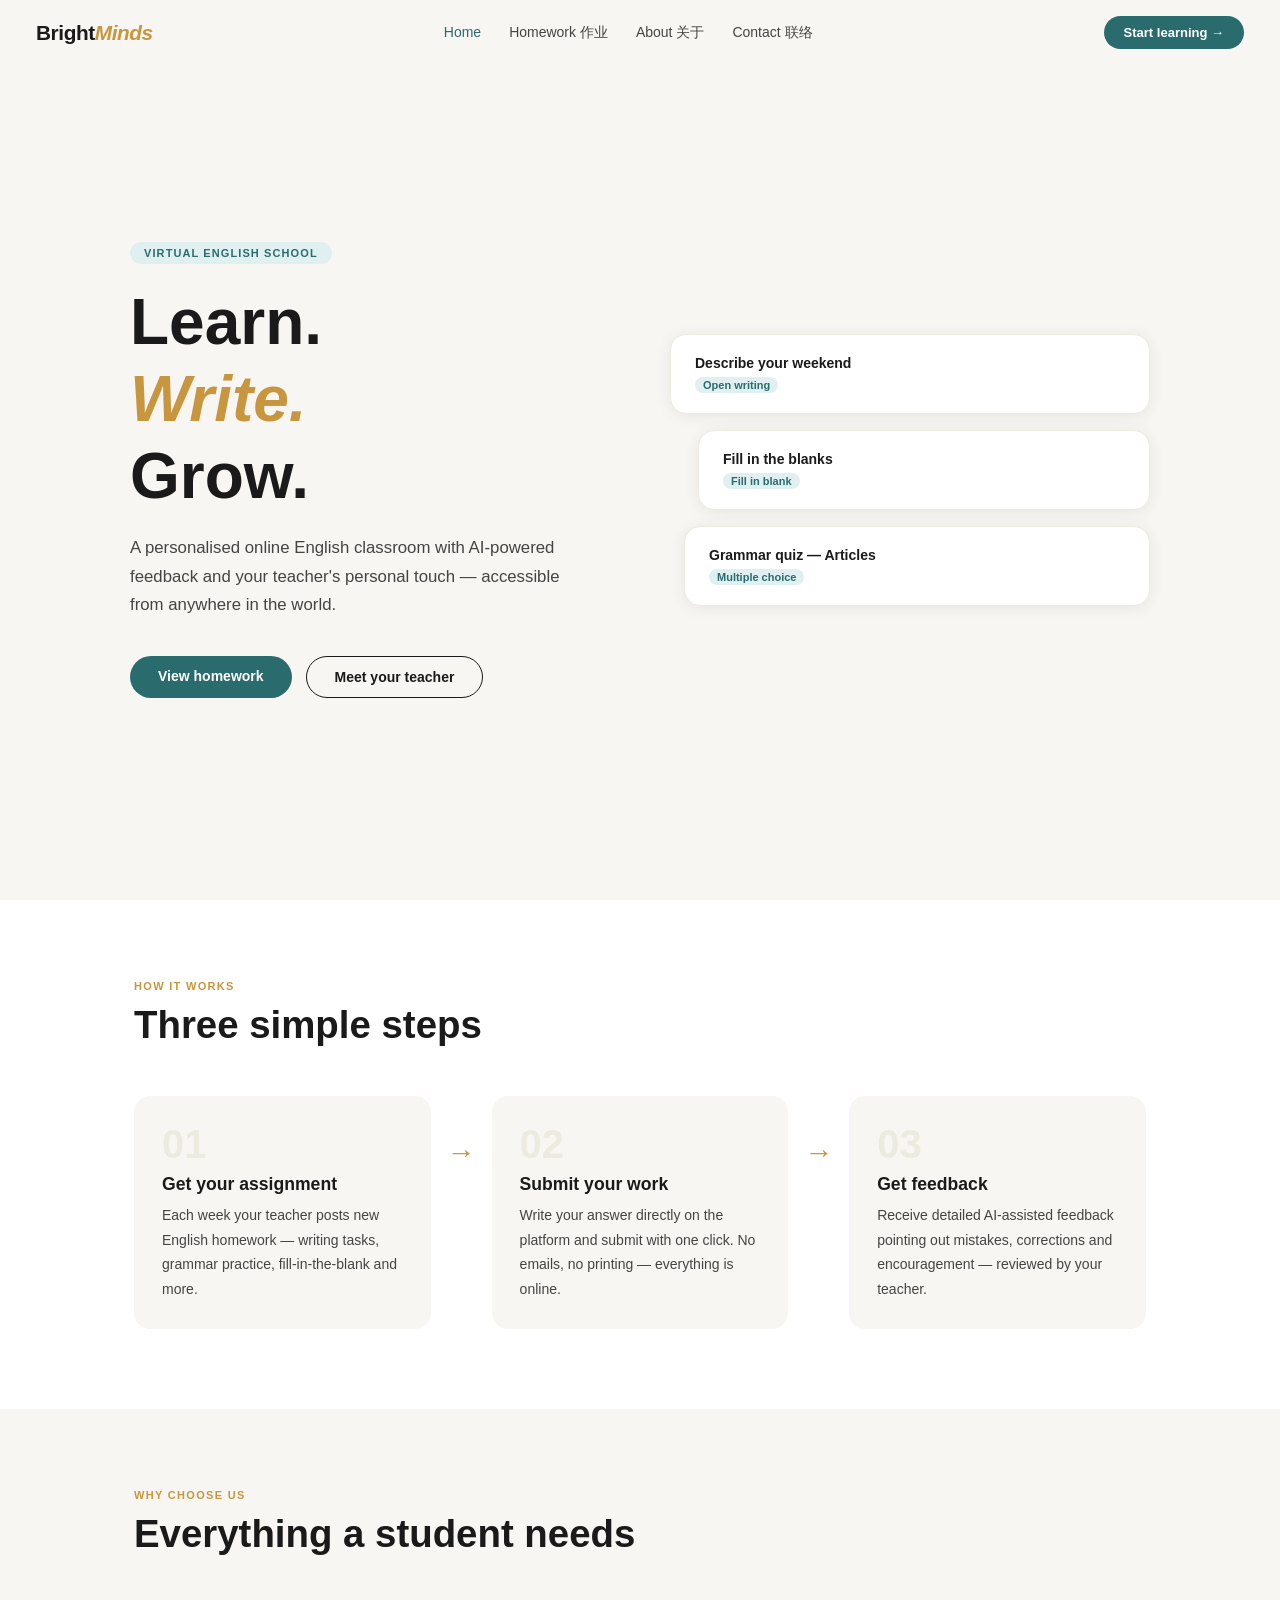
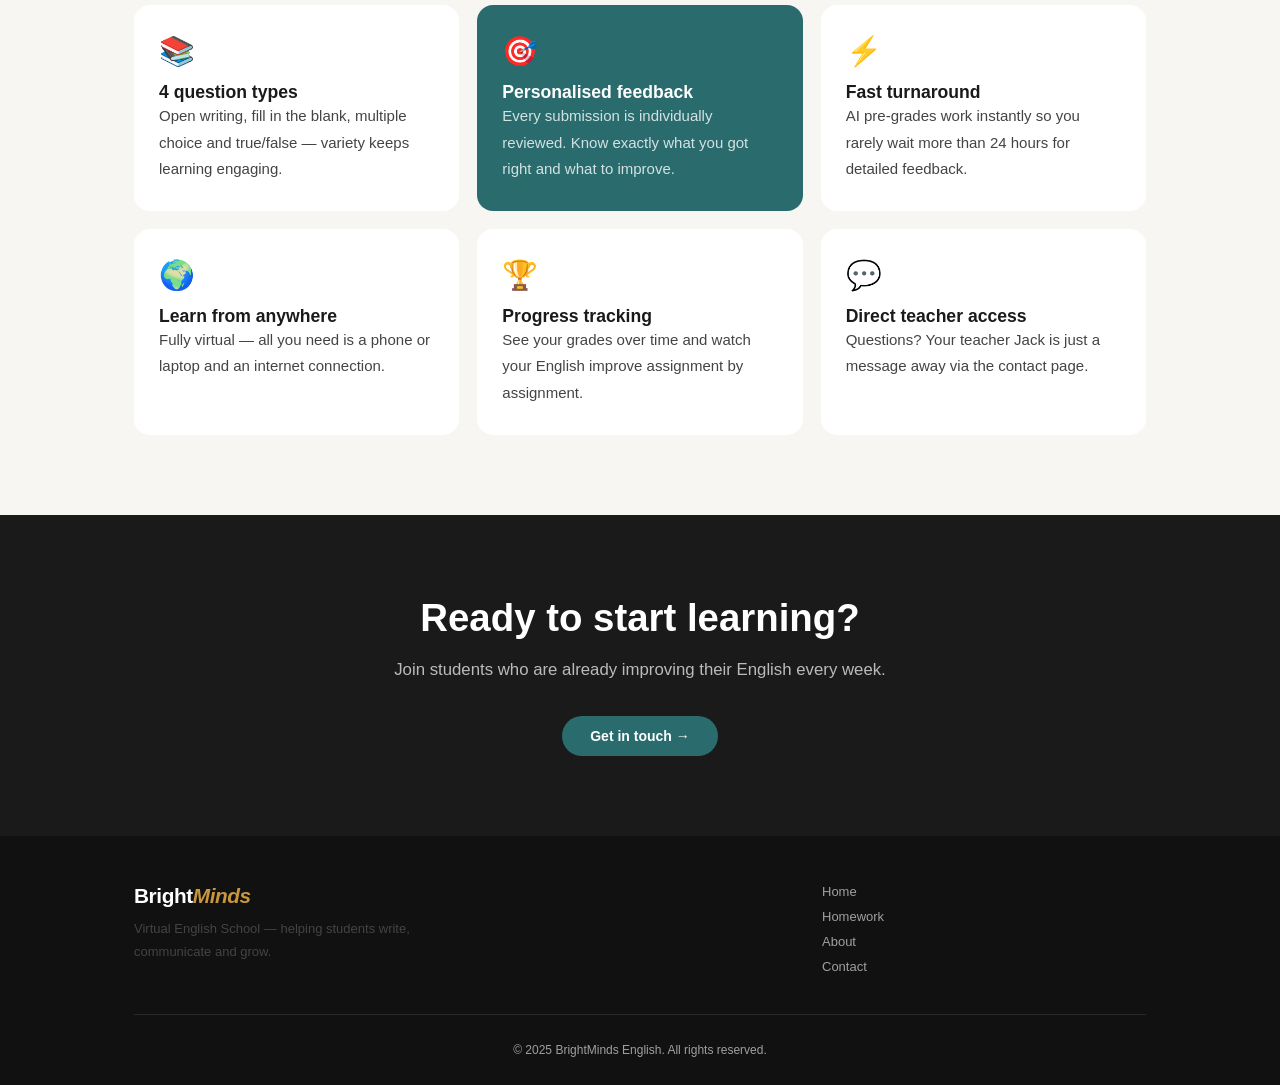
<file: index.html>
<!DOCTYPE html>
<html lang="en">
<head>
<meta charset="UTF-8"/>
<meta name="viewport" content="width=device-width, initial-scale=1.0"/>
<title>BrightMinds English — Virtual English School</title>
<link rel="stylesheet" href="css/style.css"/>
</head>
<body>
<nav class="nav" id="nav">
  <a href="index.html" class="nav-logo">Bright<em>Minds</em></a>
  <div class="nav-links">
    <a href="index.html" class="nav-link active">Home</a>
    <a href="pages/homework.html" class="nav-link">Homework 作业</a>
    <a href="pages/about.html" class="nav-link">About 关于</a>
    <a href="pages/contact.html" class="nav-link">Contact 联络 </a>
  </div>
  <a href="pages/homework.html" class="nav-cta">Start learning →</a>
  <button class="nav-burger" onclick="toggleMenu()">&#9776;</button>
</nav>
<div class="mobile-menu" id="mobile-menu">
  <a href="index.html">Home</a>
  <a href="pages/homework.html">Homework</a>
  <a href="pages/about.html">About</a>
  <a href="pages/contact.html">Contact</a>
</div>

<section class="hero">
  <div class="hero-inner">
    <div class="hero-tag">Virtual English School</div>
    <h1 class="hero-title">Learn.<br/><em>Write.</em><br/>Grow.</h1>
    <p class="hero-sub">A personalised online English classroom with AI-powered feedback and your teacher's personal touch — accessible from anywhere in the world.</p>
    <div class="hero-btns">
      <a href="pages/homework.html" class="btn btn-primary">View homework</a>
      <a href="pages/about.html" class="btn btn-ghost">Meet your teacher</a>
    </div>
  </div>
  <div class="hero-visual">
    <div class="hw-preview-card">
      <div class="hw-preview-title">Describe your weekend</div>
      <span class="hw-preview-type">Open writing</span>
    </div>
    <div class="hw-preview-card">
      <div class="hw-preview-title">Fill in the blanks </div>
      <span class="hw-preview-type">Fill in blank</span>
    </div>
    <div class="hw-preview-card">
      <div class="hw-preview-title">Grammar quiz — Articles</div>
      <span class="hw-preview-type">Multiple choice</span>
    </div>
  </div>
</section>

<section class="section how">
  <div class="container">
    <div class="section-label">How it works</div>
    <h2 class="section-title">Three simple steps</h2>
    <div class="steps">
      <div class="step"><div class="step-num">01</div><h3>Get your assignment</h3><p>Each week your teacher posts new English homework — writing tasks, grammar practice, fill-in-the-blank and more.</p></div>
      <div class="step-divider">→</div>
      <div class="step"><div class="step-num">02</div><h3>Submit your work</h3><p>Write your answer directly on the platform and submit with one click. No emails, no printing — everything is online.</p></div>
      <div class="step-divider">→</div>
      <div class="step"><div class="step-num">03</div><h3>Get feedback</h3><p>Receive detailed AI-assisted feedback pointing out mistakes, corrections and encouragement — reviewed by your teacher.</p></div>
    </div>
  </div>
</section>

<section class="section features" style="background:var(--cream)">
  <div class="container">
    <div class="section-label">Why choose us</div>
    <h2 class="section-title">Everything a student needs</h2>
    <div class="features-grid">
      <div class="feature-card"><div class="feature-icon">📚</div><h3>4 question types</h3><p>Open writing, fill in the blank, multiple choice and true/false — variety keeps learning engaging.</p></div>
      <div class="feature-card featured"><div class="feature-icon">🎯</div><h3>Personalised feedback</h3><p>Every submission is individually reviewed. Know exactly what you got right and what to improve.</p></div>
      <div class="feature-card"><div class="feature-icon">⚡</div><h3>Fast turnaround</h3><p>AI pre-grades work instantly so you rarely wait more than 24 hours for detailed feedback.</p></div>
      <div class="feature-card"><div class="feature-icon">🌍</div><h3>Learn from anywhere</h3><p>Fully virtual — all you need is a phone or laptop and an internet connection.</p></div>
      <div class="feature-card"><div class="feature-icon">🏆</div><h3>Progress tracking</h3><p>See your grades over time and watch your English improve assignment by assignment.</p></div>
      <div class="feature-card"><div class="feature-icon">💬</div><h3>Direct teacher access</h3><p>Questions? Your teacher Jack is just a message away via the contact page.</p></div>
    </div>
  </div>
</section>

<section class="cta-banner">
  <div class="container">
    <h2>Ready to start learning?</h2>
    <p>Join students who are already improving their English every week.</p>
    <a href="pages/contact.html" class="btn btn-primary">Get in touch →</a>
  </div>
</section>

<footer class="footer">
  <div class="container footer-inner">
    <div class="footer-brand">
      <span class="nav-logo" style="color:white">Bright<em>Minds</em></span>
      <p>Virtual English School — helping students write, communicate and grow.</p>
    </div>
    <div class="footer-links">
      <a href="index.html">Home</a>
      <a href="pages/homework.html">Homework</a>
      <a href="pages/about.html">About</a>
      <a href="pages/contact.html">Contact</a>
    </div>
    <div class="footer-copy">© 2025 BrightMinds English. All rights reserved.</div>
  </div>
</footer>
<script src="js/main.js"></script>
</body>
</html>
</file>
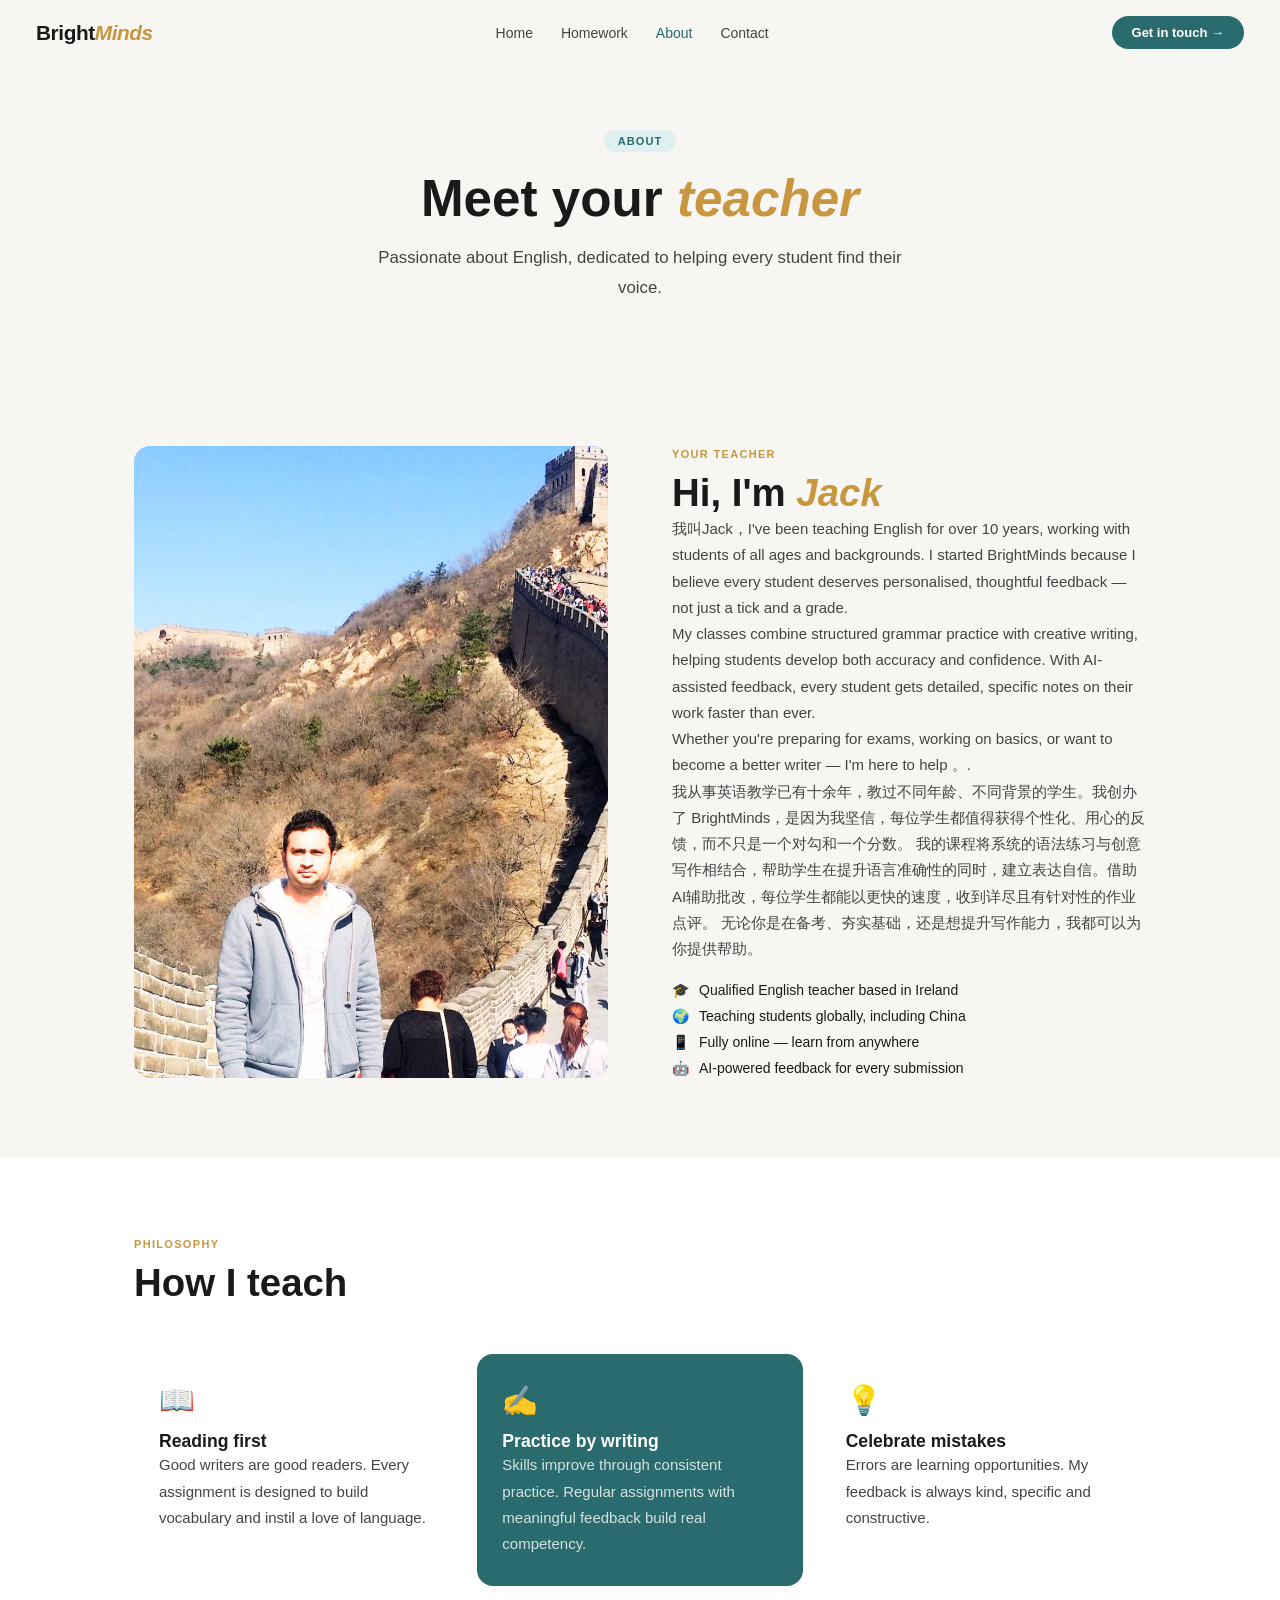
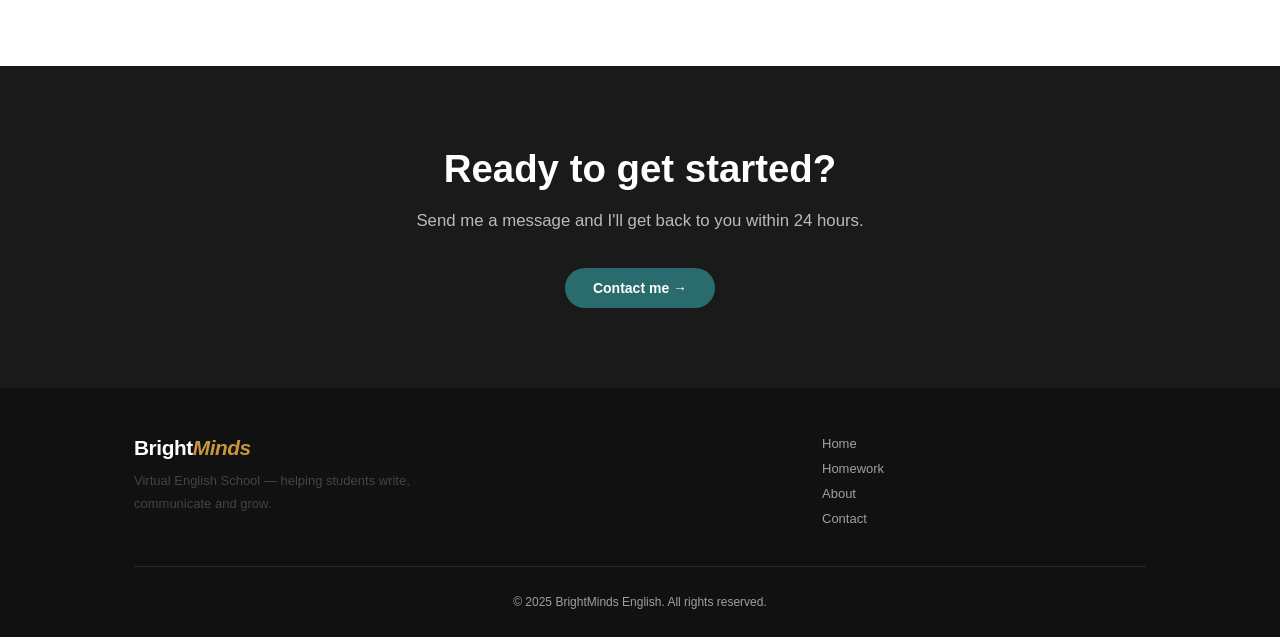
<file: pages/about.html>
<!DOCTYPE html>
<html lang="en">
<head>
<meta charset="UTF-8"/>
<meta name="viewport" content="width=device-width, initial-scale=1.0"/>
<title>About — BrightMinds English</title>
<link rel="stylesheet" href="../css/style.css"/>
</head>
<body>
<nav class="nav" id="nav">
  <a href="../index.html" class="nav-logo">Bright<em>Minds</em></a>
  <div class="nav-links">
    <a href="../index.html" class="nav-link">Home</a>
    <a href="homework.html" class="nav-link">Homework</a>
    <a href="about.html" class="nav-link active">About</a>
    <a href="contact.html" class="nav-link">Contact</a>
  </div>
  <a href="contact.html" class="nav-cta">Get in touch →</a>
  <button class="nav-burger" onclick="toggleMenu()">&#9776;</button>
</nav>
<div class="mobile-menu" id="mobile-menu">
  <a href="../index.html">Home</a>
  <a href="homework.html">Homework</a>
  <a href="about.html">About</a>
  <a href="contact.html">Contact</a>
</div>

<div class="page-hero">
  <div style="display:inline-block;font-size:11px;font-weight:600;letter-spacing:.1em;text-transform:uppercase;color:var(--teal);background:var(--teal-light);padding:5px 14px;border-radius:50px;margin-bottom:16px">About</div>
  <h1>Meet your <em>teacher</em></h1>
  <p>Passionate about English, dedicated to helping every student find their voice.</p>
</div>

<section class="section">
  <div class="container">
    <div class="about-grid">
      <div class="about-img">
  <img src="../images/teacher.jpg" alt="Jack at the Great Wall of China" style="width:100%;height:100%;object-fit:cover;border-radius:16px"/>
</div>
      <div class="about-text">
        <div class="section-label">Your teacher</div>
        <h2>Hi, I'm <em>Jack</em></h2>
        <p>我叫Jack，I've been teaching English for over 10 years, working with students of all ages and backgrounds. I started BrightMinds because I believe every student deserves personalised, thoughtful feedback — not just a tick and a grade.</p>
        <p>My classes combine structured grammar practice with creative writing, helping students develop both accuracy and confidence. With AI-assisted feedback, every student gets detailed, specific notes on their work faster than ever.</p>
        <p>Whether you're preparing for exams, working on basics, or want to become a better writer — I'm here to help 。.</p>
        <p>我从事英语教学已有十余年，教过不同年龄、不同背景的学生。我创办了 BrightMinds，是因为我坚信，每位学生都值得获得个性化、用心的反馈，而不只是一个对勾和一个分数。
         我的课程将系统的语法练习与创意写作相结合，帮助学生在提升语言准确性的同时，建立表达自信。借助AI辅助批改，每位学生都能以更快的速度，收到详尽且有针对性的作业点评。
         无论你是在备考、夯实基础，还是想提升写作能力，我都可以为你提供帮助。</p>
        <div class="quals">
          <div class="qual-item"><span>🎓</span> Qualified English teacher based in Ireland</div>
          <div class="qual-item"><span>🌍</span> Teaching students globally, including China</div>
          <div class="qual-item"><span>📱</span> Fully online — learn from anywhere</div>
          <div class="qual-item"><span>🤖</span> AI-powered feedback for every submission</div>
        </div>
      </div>
    </div>
  </div>
</section>

<section class="section" style="background:var(--white)">
  <div class="container">
    <div class="section-label">Philosophy</div>
    <h2 class="section-title">How I teach</h2>
    <div class="features-grid">
      <div class="feature-card"><div class="feature-icon">📖</div><h3>Reading first</h3><p>Good writers are good readers. Every assignment is designed to build vocabulary and instil a love of language.</p></div>
      <div class="feature-card featured"><div class="feature-icon">✍️</div><h3>Practice by writing</h3><p>Skills improve through consistent practice. Regular assignments with meaningful feedback build real competency.</p></div>
      <div class="feature-card"><div class="feature-icon">💡</div><h3>Celebrate mistakes</h3><p>Errors are learning opportunities. My feedback is always kind, specific and constructive.</p></div>
    </div>
  </div>
</section>

<section class="cta-banner">
  <div class="container">
    <h2>Ready to get started?</h2>
    <p>Send me a message and I'll get back to you within 24 hours.</p>
    <a href="contact.html" class="btn btn-primary">Contact me →</a>
  </div>
</section>

<footer class="footer">
  <div class="container footer-inner">
    <div class="footer-brand">
      <span class="nav-logo" style="color:white">Bright<em>Minds</em></span>
      <p>Virtual English School — helping students write, communicate and grow.</p>
    </div>
    <div class="footer-links">
      <a href="../index.html">Home</a>
      <a href="homework.html">Homework</a>
      <a href="about.html">About</a>
      <a href="contact.html">Contact</a>
    </div>
    <div class="footer-copy">© 2025 BrightMinds English. All rights reserved.</div>
  </div>
</footer>
<script src="../js/main.js"></script>
</body>
</html>
</file>
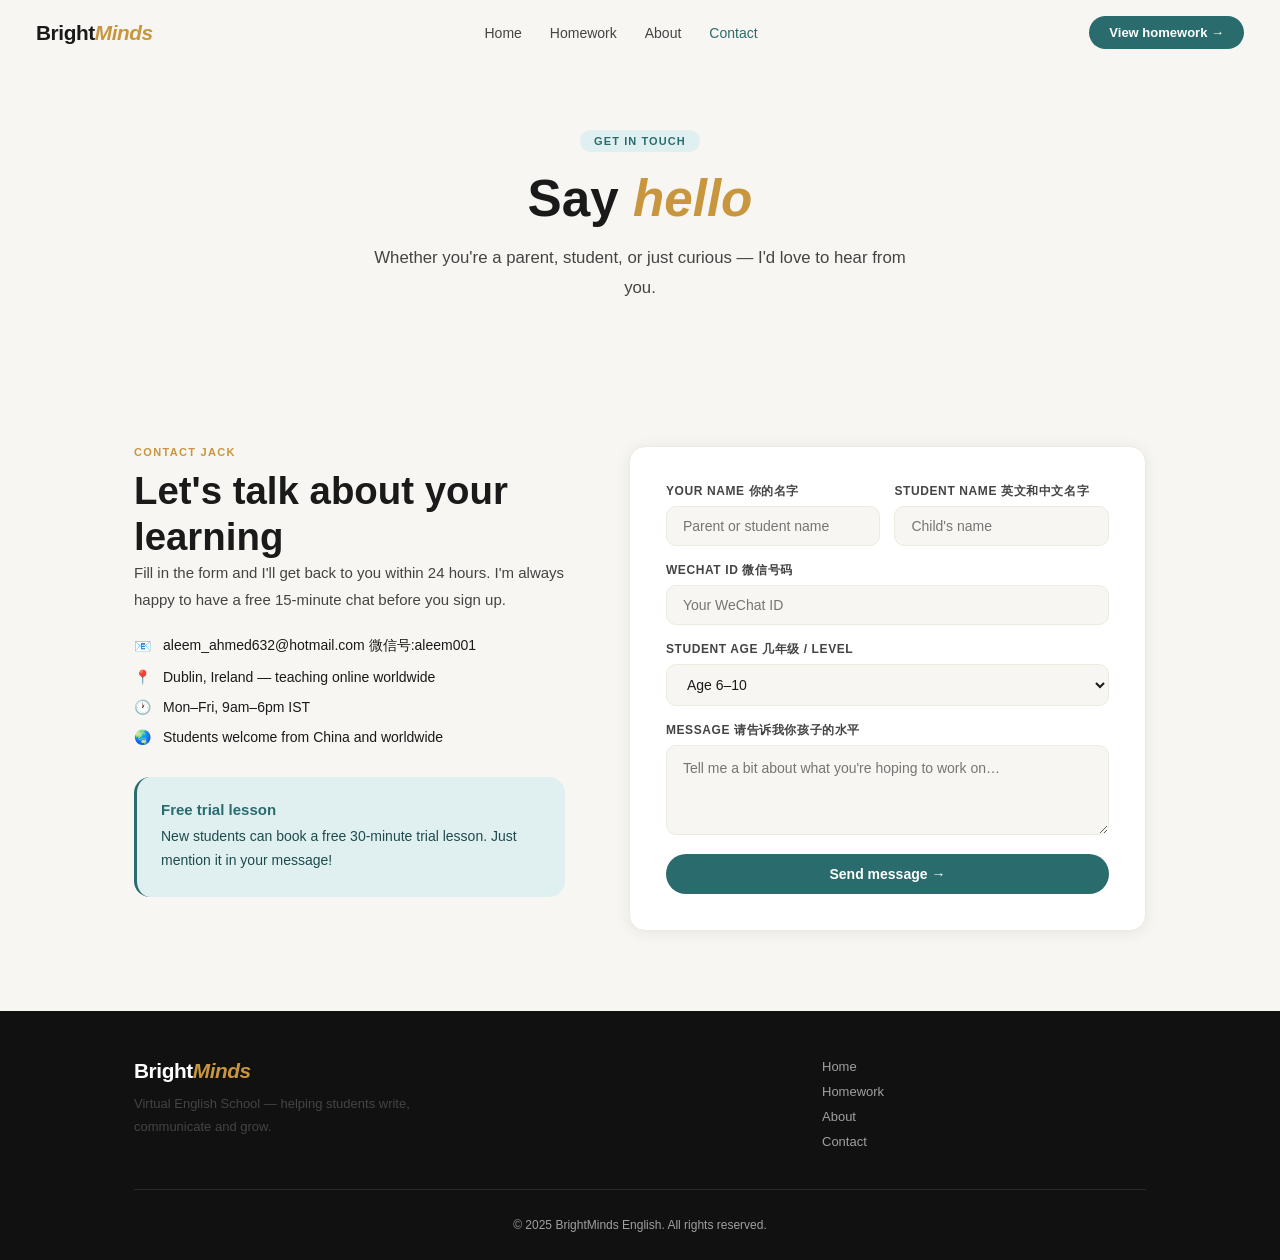
<file: pages/contact.html>
<!DOCTYPE html>
<html lang="en">
<head>
<meta charset="UTF-8"/>
<meta name="viewport" content="width=device-width, initial-scale=1.0"/>
<title>Contact — BrightMinds English</title>
<link rel="stylesheet" href="../css/style.css"/>
</head>
<body>
<nav class="nav" id="nav">
  <a href="../index.html" class="nav-logo">Bright<em>Minds</em></a>
  <div class="nav-links">
    <a href="../index.html" class="nav-link">Home</a>
    <a href="homework.html" class="nav-link">Homework</a>
    <a href="about.html" class="nav-link">About</a>
    <a href="contact.html" class="nav-link active">Contact</a>
  </div>
  <a href="homework.html" class="nav-cta">View homework →</a>
  <button class="nav-burger" onclick="toggleMenu()">&#9776;</button>
</nav>
<div class="mobile-menu" id="mobile-menu">
  <a href="../index.html">Home</a>
  <a href="homework.html">Homework</a>
  <a href="about.html">About</a>
  <a href="contact.html">Contact</a>
</div>

<div class="page-hero">
  <div style="display:inline-block;font-size:11px;font-weight:600;letter-spacing:.1em;text-transform:uppercase;color:var(--teal);background:var(--teal-light);padding:5px 14px;border-radius:50px;margin-bottom:16px">Get in touch</div>
  <h1>Say <em>hello</em></h1>
  <p>Whether you're a parent, student, or just curious — I'd love to hear from you.</p>
</div>

<section class="section">
  <div class="container">
    <div class="contact-grid">
      <div class="contact-info">
        <div class="section-label">Contact Jack</div>
        <h2>Let's talk about your learning</h2>
        <p style="margin-bottom:0">Fill in the form and I'll get back to you within 24 hours. I'm always happy to have a free 15-minute chat before you sign up.</p>
        <div class="contact-details">
          <div class="contact-detail"><span>📧</span><span>aleem_ahmed632@hotmail.com 微信号:aleem001</span></div>
          <div class="contact-detail"><span>📍</span><span>Dublin, Ireland — teaching online worldwide</span></div>
          <div class="contact-detail"><span>🕐</span><span>Mon–Fri, 9am–6pm IST</span></div>
          <div class="contact-detail"><span>🌏</span><span>Students welcome from China and worldwide</span></div>
        </div>
        <div style="margin-top:32px;padding:24px;background:var(--teal-light);border-radius:var(--radius-lg);border-left:3px solid var(--teal)">
          <div style="font-weight:700;margin-bottom:6px;color:var(--teal)">Free trial lesson</div>
          <p style="font-size:14px;color:#1e4a4c;margin:0">New students can book a free 30-minute trial lesson. Just mention it in your message!</p>
        </div>
      </div>
      <div class="contact-form-card">
        <form action="https://formspree.io/f/mgoralzb" method="POST">
          <div class="form-row" style="display:grid;grid-template-columns:1fr 1fr;gap:14px">
            <div class="form-group">
              <label class="form-label">Your name 你的名字</label>
              <input class="form-control" type="text" name="parent_name" placeholder="Parent or student name" required />
            </div>
            <div class="form-group">
              <label class="form-label">Student name 英文和中文名字</label>
             <input class="form-control" type="text" name="student_name" placeholder="Child's name" />
            </div>
          </div>
         <div class="form-group">
           <label class="form-label">WeChat ID 微信号码</label>
            <input class="form-control" type="text" name="wechat_id" placeholder="Your WeChat ID" required />
            </div>
          <div class="form-group">
            <label class="form-label">Student age 几年级 / level</label>
            <select class="form-control" name="student_age">
              <option>Age 6–10</option>
              <option>Age 10–11</option>
              <option>Age 11–12</option>
              <option>Age 12–13</option>
              <option>Age 13–14</option>
              <option>Age 14–15</option>
              <option>Age 15–16</option>
              <option>Age 16–17</option>
              <option>Age 17–18</option>
              <option>Adult learner</option>
            </select>
          </div>
          <div class="form-group">
            <label class="form-label">Message 请告诉我你孩子的水平</label>
           <textarea class="form-control form-control-textarea" name="message" placeholder="Tell me a bit about what you're hoping to work on…" required></textarea>
          </div>
          <button type="submit" class="btn btn-primary" style="width:100%;text-align:center">Send message →</button>
          <input type="hidden" name="_subject" value="New enquiry from BrightMinds website"/>
          <input type="hidden" name="_next" value="https://www.brightmindsenglish.com/pages/contact.html"/>
          <div id="contact-success" style="display:none;background:var(--teal-light);color:var(--teal);padding:14px 18px;border-radius:var(--radius);font-size:14px;margin-top:14px;text-align:center;font-weight:600">
            ✓ Message sent! Jack will reply within 24 hours.
          </div>
        </form>
      </div>
    </div>
  </div>
</section>

<footer class="footer">
  <div class="container footer-inner">
    <div class="footer-brand">
      <span class="nav-logo" style="color:white">Bright<em>Minds</em></span>
      <p>Virtual English School — helping students write, communicate and grow.</p>
    </div>
    <div class="footer-links">
      <a href="../index.html">Home</a>
      <a href="homework.html">Homework</a>
      <a href="about.html">About</a>
      <a href="contact.html">Contact</a>
    </div>
    <div class="footer-copy">© 2025 BrightMinds English. All rights reserved.</div>
  </div>
</footer>
<script src="../js/main.js"></script>
</body>
</html>
</file>
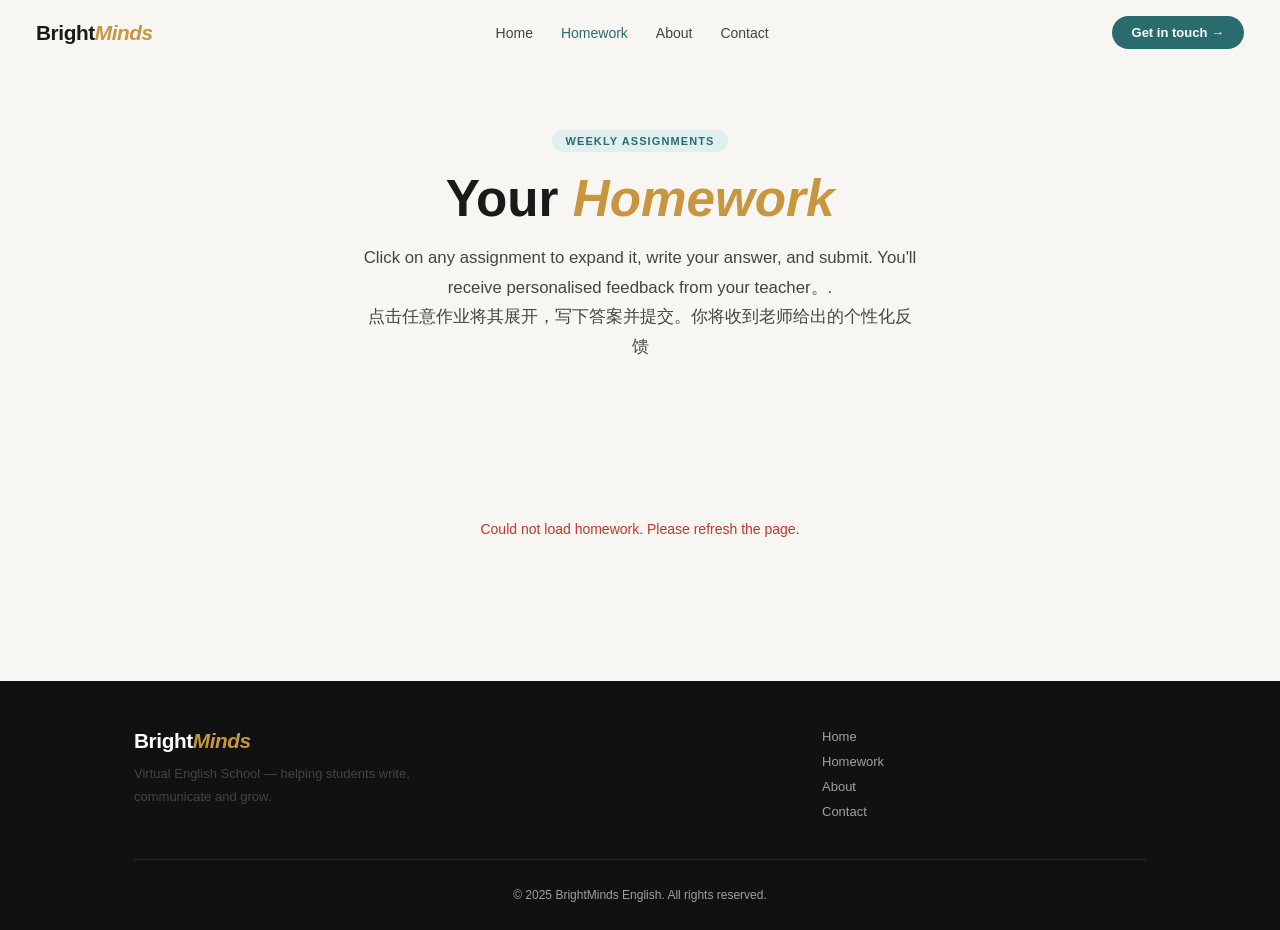
<file: pages/homework.html>
<!DOCTYPE html>
<html lang="en">
<head>
<meta charset="UTF-8"/>
<meta name="viewport" content="width=device-width, initial-scale=1.0"/>
<title>Homework — BrightMinds English</title>
<link rel="stylesheet" href="../css/style.css"/>
</head>
<body>
<nav class="nav" id="nav">
  <a href="../index.html" class="nav-logo">Bright<em>Minds</em></a>
  <div class="nav-links">
    <a href="../index.html" class="nav-link">Home</a>
    <a href="homework.html" class="nav-link active">Homework</a>
    <a href="about.html" class="nav-link">About</a>
    <a href="contact.html" class="nav-link">Contact</a>
  </div>
  <a href="contact.html" class="nav-cta">Get in touch →</a>
  <button class="nav-burger" onclick="toggleMenu()">&#9776;</button>
</nav>
<div class="mobile-menu" id="mobile-menu">
  <a href="../index.html">Home</a>
  <a href="homework.html">Homework</a>
  <a href="about.html">About</a>
  <a href="contact.html">Contact</a>
</div>

<div class="page-hero">
  <div style="display:inline-block;font-size:11px;font-weight:600;letter-spacing:.1em;text-transform:uppercase;color:var(--teal);background:var(--teal-light);padding:5px 14px;border-radius:50px;margin-bottom:16px">Weekly Assignments</div>
  <h1>Your <em>Homework</em></h1>
  <p>Click on any assignment to expand it, write your answer, and submit. You'll receive personalised feedback from your teacher。.</p>
  <p>点击任意作业将其展开，写下答案并提交。你将收到老师给出的个性化反馈</p> 
</div>

<section style="padding:48px 0 96px">
  <div class="container">
    <div class="hw-grid" id="hw-grid"></div>
  </div>
</section>

<footer class="footer">
  <div class="container footer-inner">
    <div class="footer-brand">
      <span class="nav-logo" style="color:white">Bright<em>Minds</em></span>
      <p>Virtual English School — helping students write, communicate and grow.</p>
    </div>
    <div class="footer-links">
      <a href="../index.html">Home</a>
      <a href="homework.html">Homework</a>
      <a href="about.html">About</a>
      <a href="contact.html">Contact</a>
    </div>
    <div class="footer-copy">© 2025 BrightMinds English. All rights reserved.</div>
  </div>
</footer>
<script src="../js/main.js"></script>
</body>
</html>
</file>
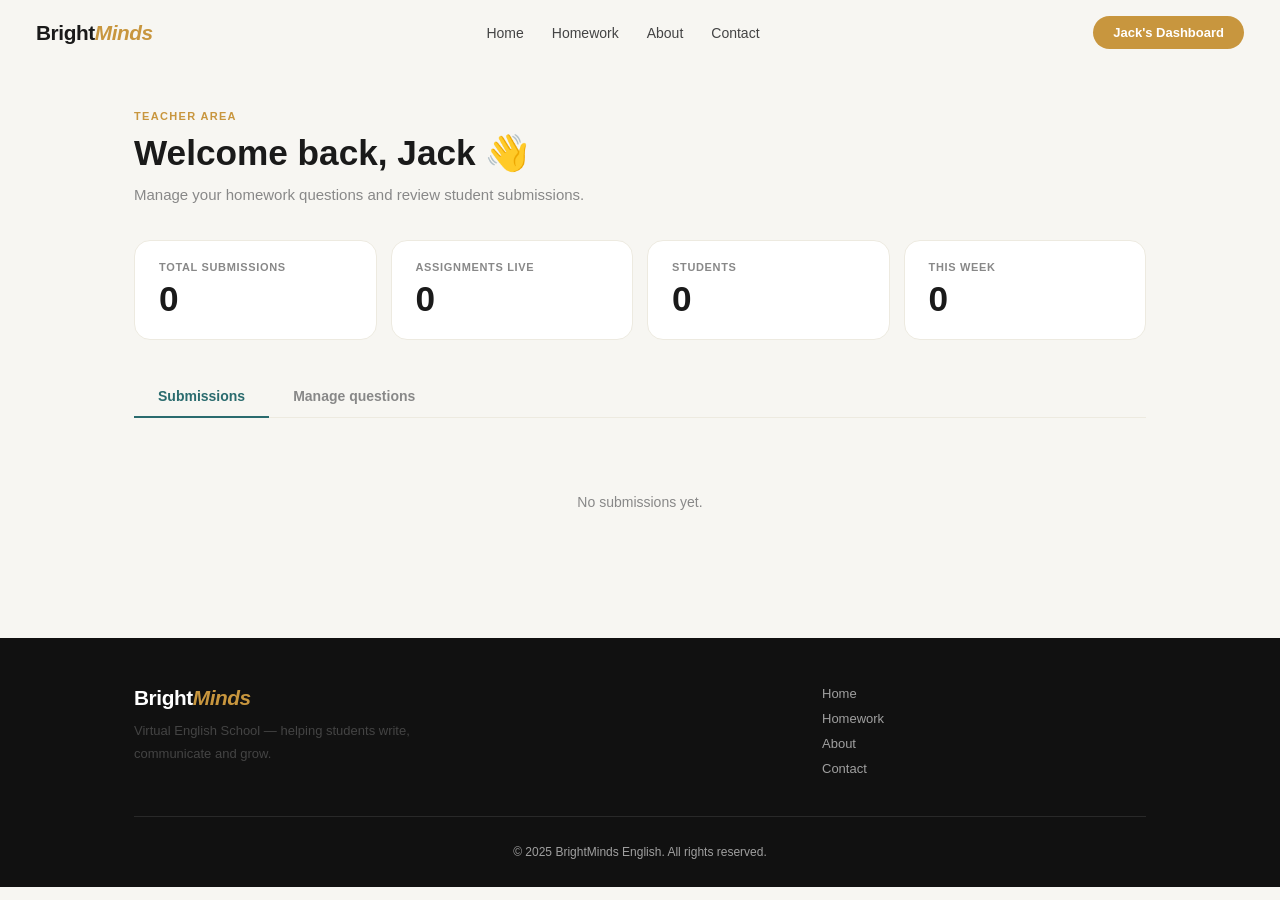
<file: pages/teacher.html>
<!DOCTYPE html>
<html lang="en">
<head>
<meta charset="UTF-8"/>
<meta name="viewport" content="width=device-width, initial-scale=1.0"/>
<title>Teacher Dashboard — BrightMinds English</title>
<link rel="stylesheet" href="../css/style.css"/>
</head>
<body>
<nav class="nav" id="nav">
  <a href="../index.html" class="nav-logo">Bright<em>Minds</em></a>
  <div class="nav-links">
    <a href="../index.html" class="nav-link">Home</a>
    <a href="homework.html" class="nav-link">Homework</a>
    <a href="about.html" class="nav-link">About</a>
    <a href="contact.html" class="nav-link">Contact</a>
  </div>
  <span class="nav-cta" style="background:var(--gold);cursor:default">Jack's Dashboard</span>
  <button class="nav-burger" onclick="toggleMenu()">&#9776;</button>
</nav>
<div class="mobile-menu" id="mobile-menu">
  <a href="../index.html">Home</a>
  <a href="homework.html">Homework</a>
  <a href="about.html">About</a>
  <a href="contact.html">Contact</a>
</div>

<div class="teacher-wrap">
  <div class="container">
    <div class="section-label">Teacher area</div>
    <h1 style="font-size:2.2rem;margin-bottom:8px">Welcome back, Jack 👋</h1>
    <p style="margin-bottom:32px;color:var(--ink3)">Manage your homework questions and review student submissions.</p>

    <div class="t-stats" id="teacher-stats">
      <div class="t-stat"><div class="t-stat-label">Total submissions</div><div class="t-stat-val">—</div></div>
      <div class="t-stat"><div class="t-stat-label">Assignments live</div><div class="t-stat-val">—</div></div>
      <div class="t-stat"><div class="t-stat-label">Students</div><div class="t-stat-val">—</div></div>
      <div class="t-stat"><div class="t-stat-label">This week</div><div class="t-stat-val">—</div></div>
    </div>

    <div class="t-tabs">
      <button class="t-tab active" id="ttab-submissions" onclick="showTeacherTab('submissions')">Submissions</button>
      <button class="t-tab" id="ttab-questions" onclick="showTeacherTab('questions'); renderQuestionBuilder();">Manage questions</button>
    </div>

    <!-- SUBMISSIONS PANEL -->
    <div class="t-panel" id="tpanel-submissions">
      <div id="teacher-subs">
        <div class="empty-state">
          <div class="loading-dots"><div class="dot"></div><div class="dot"></div><div class="dot"></div></div>
        </div>
      </div>
    </div>

    <!-- QUESTIONS PANEL -->
    <div class="t-panel" id="tpanel-questions" style="display:none">
      <div class="add-form">
        <h3>Create new assignment</h3>
        <div class="form-row">
          <div class="form-group">
            <label class="form-label">Title</label>
            <input class="form-control" id="new-title" placeholder="e.g. Grammar Test — True or False" />
          </div>
          <div class="form-group">
            <label class="form-label">Question type</label>
            <select class="form-control" id="new-type" onchange="onTypeChange()">
              <option value="truefalse">True or False</option>
              <option value="blank">Fill in the blank</option>
              <option value="mcq">Multiple choice</option>
              <option value="writing">Open writing</option>
            </select>
          </div>
          <div class="form-group">
            <label class="form-label">Level</label>
            <select class="form-control" id="new-level">
              <option value="easy">Easy</option>
              <option value="medium" selected>Medium</option>
              <option value="hard">Hard</option>
            </select>
          </div>
        </div>

        <div id="questions-builder"></div>

        <button class="btn btn-primary" id="add-question-btn" onclick="addAssignment()">Save assignment</button>
      </div>

      <div id="teacher-questions"></div>
    </div>

  </div>
</div>

<footer class="footer">
  <div class="container footer-inner">
    <div class="footer-brand">
      <span class="nav-logo" style="color:white">Bright<em>Minds</em></span>
      <p>Virtual English School — helping students write, communicate and grow.</p>
    </div>
    <div class="footer-links">
      <a href="../index.html">Home</a>
      <a href="homework.html">Homework</a>
      <a href="about.html">About</a>
      <a href="contact.html">Contact</a>
    </div>
    <div class="footer-copy">© 2025 BrightMinds English. All rights reserved.</div>
  </div>
</footer>
<script src="../js/main.js"></script>
</body>
</html>
</file>
<file: css/style.css>
*,*::before,*::after{box-sizing:border-box;margin:0;padding:0}
html{scroll-behavior:smooth}
body{font-family:-apple-system,BlinkMacSystemFont,'Segoe UI','PingFang SC','Microsoft YaHei',sans-serif;font-size:15px;color:#1a1a1a;background:#f7f6f2;overflow-x:hidden}

:root{
  --ink:#1a1a1a;--ink2:#444;--ink3:#888;
  --cream:#f7f6f2;--cream2:#edeae0;
  --teal:#2a6b6e;--teal2:#1e5052;--teal-light:#e0f0f1;
  --gold:#c8963e;--gold-light:#f5e9d0;
  --white:#fff;
  --red:#c0392b;--red-light:#fde8e8;
  --green:#27ae60;--green-light:#eafaf1;
  --radius:10px;--radius-lg:16px;
  --shadow:0 2px 16px rgba(0,0,0,0.07);
  --shadow-lg:0 8px 40px rgba(0,0,0,0.11);
}

h1,h2,h3{font-weight:700;line-height:1.2;color:var(--ink)}
h1{font-size:clamp(2.2rem,6vw,4rem)}
h2{font-size:clamp(1.6rem,3vw,2.4rem)}
h3{font-size:1.1rem}
p{line-height:1.75;color:var(--ink2)}
a{text-decoration:none;color:inherit}
em{font-style:italic;color:var(--gold)}

.container{max-width:1060px;margin:0 auto;padding:0 24px}
.section{padding:80px 0}
.section-label{font-size:11px;font-weight:600;letter-spacing:.12em;text-transform:uppercase;color:var(--gold);margin-bottom:10px}
.section-title{margin-bottom:48px}

/* NAV */
.nav{position:fixed;top:0;left:0;right:0;z-index:100;display:flex;align-items:center;justify-content:space-between;padding:16px 36px;background:rgba(247,246,242,0.92);backdrop-filter:blur(10px);border-bottom:1px solid transparent;transition:border-color .3s,box-shadow .3s}
.nav.scrolled{border-color:rgba(0,0,0,0.07);box-shadow:0 2px 16px rgba(0,0,0,0.05)}
.nav-logo{font-size:1.3rem;font-weight:800;color:var(--ink);letter-spacing:-.02em}
.nav-links{display:flex;gap:28px}
.nav-link{font-size:14px;font-weight:500;color:var(--ink2);transition:color .2s}
.nav-link:hover,.nav-link.active{color:var(--teal)}
.nav-cta{font-size:13px;font-weight:600;padding:9px 20px;background:var(--teal);color:var(--white);border-radius:50px;transition:background .2s,transform .15s}
.nav-cta:hover{background:var(--teal2);transform:translateY(-1px)}
.nav-burger{display:none;background:none;border:none;font-size:22px;cursor:pointer;color:var(--ink)}
.mobile-menu{display:none;position:fixed;top:64px;left:0;right:0;background:var(--cream);border-bottom:1px solid var(--cream2);flex-direction:column;padding:16px 24px;gap:0;z-index:99}
.mobile-menu.open{display:flex}
.mobile-menu a{font-size:15px;font-weight:500;color:var(--ink2);padding:12px 0;border-bottom:1px solid var(--cream2)}

/* BUTTONS */
.btn{display:inline-block;padding:12px 28px;border-radius:50px;font-size:14px;font-weight:600;cursor:pointer;transition:all .15s;border:none;font-family:inherit}
.btn-primary{background:var(--teal);color:var(--white)}
.btn-primary:hover{background:var(--teal2);transform:translateY(-1px);box-shadow:0 6px 20px rgba(42,107,110,.25)}
.btn-ghost{background:transparent;color:var(--ink);border:1.5px solid var(--ink)}
.btn-ghost:hover{background:var(--ink);color:var(--white)}
.btn-gold{background:var(--gold);color:var(--white)}
.btn-gold:hover{background:#a87830}
.btn-sm{padding:8px 18px;font-size:13px}
.btn:disabled{opacity:.5;cursor:not-allowed;transform:none}

/* HERO */
.hero{min-height:100vh;display:grid;grid-template-columns:1fr 1fr;align-items:center;padding:120px 40px 80px;max-width:1100px;margin:0 auto;gap:60px}
.hero-tag{display:inline-block;font-size:11px;font-weight:600;letter-spacing:.1em;text-transform:uppercase;color:var(--teal);background:var(--teal-light);padding:5px 14px;border-radius:50px;margin-bottom:20px}
.hero-title{margin-bottom:20px}
.hero-sub{font-size:1.05rem;color:var(--ink2);max-width:460px;margin-bottom:36px;line-height:1.7}
.hero-btns{display:flex;gap:14px;flex-wrap:wrap}
.hero-visual{display:flex;flex-direction:column;gap:16px}
.hw-preview-card{background:var(--white);border-radius:var(--radius-lg);padding:20px 24px;box-shadow:var(--shadow);border:1px solid var(--cream2);transition:transform .3s}
.hw-preview-card:nth-child(2){margin-left:28px}
.hw-preview-card:nth-child(3){margin-left:14px}
.hw-preview-card:hover{transform:translateX(6px)}
.hw-preview-title{font-weight:600;font-size:14px;margin-bottom:4px}
.hw-preview-type{font-size:11px;color:var(--teal);background:var(--teal-light);padding:2px 8px;border-radius:20px;font-weight:600;display:inline-block}

/* BADGES */
.badge{display:inline-block;font-size:11px;font-weight:600;padding:3px 10px;border-radius:20px}
.badge-easy{background:#e0f0f1;color:#1e5052}
.badge-medium{background:var(--gold-light);color:#7a5218}
.badge-hard{background:var(--red-light);color:#8b2020}
.badge-writing{background:#e8e0f5;color:#4a2d8a}
.badge-blank{background:#e0f0f1;color:#1e5052}
.badge-mcq{background:#fdebd0;color:#784212}
.badge-truefalse{background:#e8f8f5;color:#1a5276}
.badge-graded{background:var(--green-light);color:#1e5218}
.badge-pending{background:var(--gold-light);color:#7a5218}

/* PAGE HERO */
.page-hero{padding:130px 24px 64px;background:var(--cream);text-align:center}
.page-hero h1{font-size:clamp(2rem,5vw,3.2rem);margin-bottom:14px}
.page-hero p{font-size:1.05rem;color:var(--ink2);max-width:560px;margin:0 auto}

/* HOMEWORK PAGE */
.hw-grid{display:flex;flex-direction:column;gap:16px}
.hw-card{background:var(--white);border-radius:var(--radius-lg);border:1.5px solid var(--cream2);overflow:hidden;transition:box-shadow .2s}
.hw-card:hover{box-shadow:var(--shadow)}
.hw-card-head{display:flex;align-items:center;justify-content:space-between;padding:20px 24px;cursor:pointer}
.hw-card-head-left{display:flex;align-items:center;gap:10px;flex-wrap:wrap}
.hw-card-title{font-weight:700;font-size:15px}
.hw-toggle{font-size:18px;color:var(--ink3);transition:transform .3s;flex-shrink:0}
.hw-card.open .hw-toggle{transform:rotate(180deg)}
.hw-card-body{display:none;padding:0 24px 24px}
.hw-card.open .hw-card-body{display:block}
.hw-prompt-box{background:var(--cream);border-radius:var(--radius);padding:16px 20px;margin-bottom:18px;font-size:15px;line-height:1.75;color:var(--ink2);border-left:3px solid var(--gold)}
.hw-label{font-size:11px;font-weight:600;color:var(--ink3);margin-bottom:8px;text-transform:uppercase;letter-spacing:.06em}

/* INPUTS */
.hw-input{width:100%;padding:12px 16px;border:1.5px solid var(--cream2);border-radius:var(--radius);font-family:inherit;font-size:15px;background:var(--white);color:var(--ink);transition:border-color .2s;line-height:1.6}
.hw-input:focus{outline:none;border-color:var(--teal)}
textarea.hw-input{resize:vertical;min-height:120px}
.hw-name-input{width:220px;padding:10px 16px;border:1.5px solid var(--cream2);border-radius:50px;font-family:inherit;font-size:14px;background:var(--white);color:var(--ink)}
.hw-name-input:focus{outline:none;border-color:var(--teal)}

/* MCQ & TRUE FALSE */
.mcq-options{display:flex;flex-direction:column;gap:10px;margin-bottom:16px}
.mcq-option{display:flex;align-items:center;gap:12px;padding:12px 16px;border:1.5px solid var(--cream2);border-radius:var(--radius);cursor:pointer;transition:all .2s;font-size:14px}
.mcq-option:hover{border-color:var(--teal);background:var(--teal-light)}
.mcq-option.selected{border-color:var(--teal);background:var(--teal-light);font-weight:600}
.mcq-option input{accent-color:var(--teal)}
.tf-options{display:flex;gap:12px;margin-bottom:16px}
.tf-btn{flex:1;padding:14px;border:1.5px solid var(--cream2);border-radius:var(--radius);cursor:pointer;font-size:15px;font-weight:600;background:var(--white);transition:all .2s;font-family:inherit}
.tf-btn:hover{border-color:var(--teal)}
.tf-btn.selected-true{border-color:var(--green);background:var(--green-light);color:var(--green)}
.tf-btn.selected-false{border-color:var(--red);background:var(--red-light);color:var(--red)}

/* FILL IN BLANK */
.blank-input{display:inline-block;border:none;border-bottom:2px solid var(--teal);padding:2px 8px;font-size:15px;font-family:inherit;background:transparent;color:var(--ink);min-width:100px;text-align:center}
.blank-input:focus{outline:none;border-color:var(--gold)}
.blank-sentence{font-size:15px;line-height:2.2;color:var(--ink2);margin-bottom:16px}

/* SUBMIT ROW */
.hw-submit-row{display:flex;align-items:center;gap:12px;margin-top:16px;flex-wrap:wrap}

/* FEEDBACK BOX */
.hw-feedback-box{margin-top:16px;padding:20px 24px;background:var(--teal-light);border-radius:var(--radius-lg);border:1px solid rgba(42,107,110,.2)}
.hw-feedback-label{font-size:11px;font-weight:600;letter-spacing:.08em;text-transform:uppercase;color:var(--teal);margin-bottom:10px}
.hw-feedback-body{font-size:14px;line-height:1.8;color:#1e4a4c}
.hw-grade{font-size:2.2rem;font-weight:800;color:var(--teal)}
.submitted-box{background:var(--gold-light);border-radius:var(--radius-lg);padding:16px 20px;border:1px solid rgba(200,150,62,.3);font-size:14px;color:#7a5218;margin-top:16px}

/* LOADING */
.loading-dots{display:inline-flex;gap:4px;align-items:center}
.dot{width:5px;height:5px;border-radius:50%;background:currentColor;animation:blink 1.2s infinite}
.dot:nth-child(2){animation-delay:.2s}.dot:nth-child(3){animation-delay:.4s}
@keyframes blink{0%,100%{opacity:.2}50%{opacity:1}}
.error-msg{font-size:13px;color:var(--red);margin-top:8px}
.success-msg{font-size:13px;color:var(--green);margin-top:8px}

/* TEACHER DASHBOARD */
.teacher-wrap{padding:110px 0 80px}
.t-stats{display:grid;grid-template-columns:repeat(4,1fr);gap:14px;margin-bottom:36px}
.t-stat{background:var(--white);border-radius:var(--radius-lg);padding:20px 24px;border:1.5px solid var(--cream2)}
.t-stat-label{font-size:11px;font-weight:600;color:var(--ink3);text-transform:uppercase;letter-spacing:.06em;margin-bottom:6px}
.t-stat-val{font-size:2.2rem;font-weight:800;color:var(--ink)}
.t-tabs{display:flex;gap:0;margin-bottom:28px;border-bottom:1.5px solid var(--cream2)}
.t-tab{padding:12px 24px;font-size:14px;font-weight:600;background:none;border:none;cursor:pointer;color:var(--ink3);border-bottom:2px solid transparent;margin-bottom:-1.5px;transition:color .2s,border-color .2s;font-family:inherit}
.t-tab.active{color:var(--teal);border-color:var(--teal)}
.t-sub-card{background:var(--white);border-radius:var(--radius-lg);padding:22px 26px;border:1.5px solid var(--cream2);margin-bottom:14px}
.t-sub-header{display:flex;align-items:center;justify-content:space-between;margin-bottom:10px;flex-wrap:wrap;gap:8px}
.t-sub-name{font-weight:700;font-size:15px}
.t-sub-answer{background:var(--cream);border-radius:var(--radius);padding:14px 18px;font-size:14px;line-height:1.75;color:var(--ink2);margin-bottom:14px}
.t-sub-date{font-size:12px;color:var(--ink3)}

/* ADD QUESTION FORM */
.add-form{background:var(--white);border-radius:var(--radius-lg);padding:28px;border:1.5px solid var(--cream2);margin-bottom:28px}
.add-form h3{margin-bottom:20px;font-size:1.1rem}
.form-group{margin-bottom:16px}
.form-label{display:block;font-size:12px;font-weight:600;color:var(--ink2);margin-bottom:6px;text-transform:uppercase;letter-spacing:.05em}
.form-control{width:100%;padding:11px 16px;border:1.5px solid var(--cream2);border-radius:var(--radius);font-family:inherit;font-size:14px;background:var(--cream);color:var(--ink);transition:border-color .2s}
.form-control:focus{outline:none;border-color:var(--teal);background:var(--white)}
.form-row{display:grid;grid-template-columns:1fr 1fr 1fr;gap:14px}
.form-control-textarea{resize:vertical;min-height:90px;line-height:1.7}

/* MCQ options builder */
.mcq-builder{display:flex;flex-direction:column;gap:8px;margin-top:8px}
.mcq-builder-row{display:flex;gap:8px;align-items:center}
.mcq-builder-row input{flex:1}
.mcq-correct-label{font-size:12px;color:var(--ink3);white-space:nowrap}

/* FEATURES */
.features-grid{display:grid;grid-template-columns:repeat(3,1fr);gap:18px}
.feature-card{background:var(--white);border-radius:var(--radius-lg);padding:28px 24px;border:1.5px solid transparent;transition:border-color .2s,transform .2s,box-shadow .2s}
.feature-card:hover{border-color:var(--teal);transform:translateY(-3px);box-shadow:var(--shadow-lg)}
.feature-card.featured{background:var(--teal)}
.feature-card.featured h3,.feature-card.featured p{color:var(--white)}
.feature-card.featured p{color:rgba(255,255,255,.8)}
.feature-icon{font-size:1.8rem;margin-bottom:14px}

/* HOW IT WORKS */
.how{background:var(--white)}
.steps{display:grid;grid-template-columns:1fr auto 1fr auto 1fr;gap:16px;align-items:start}
.step{padding:28px;background:var(--cream);border-radius:var(--radius-lg)}
.step-num{font-size:2.5rem;font-weight:800;color:var(--cream2);line-height:1;margin-bottom:10px}
.step h3{margin-bottom:8px}
.step p{font-size:14px}
.step-divider{font-size:1.8rem;color:var(--gold);margin-top:40px}

/* CTA BANNER */
.cta-banner{background:var(--ink);color:var(--white);text-align:center;padding:80px 24px}
.cta-banner h2{color:var(--white);margin-bottom:14px}
.cta-banner p{color:rgba(255,255,255,.7);margin-bottom:32px;font-size:1.05rem}

/* FOOTER */
.footer{background:#111;color:rgba(255,255,255,.6);padding:48px 0 28px}
.footer-inner{display:grid;grid-template-columns:2fr 1fr;gap:40px;align-items:start}
.footer-brand p{font-size:13px;margin-top:10px;max-width:300px}
.footer-links{display:flex;flex-direction:column;gap:10px}
.footer-links a{font-size:13px;color:rgba(255,255,255,.6);transition:color .2s}
.footer-links a:hover{color:var(--white)}
.footer-copy{grid-column:1/-1;font-size:12px;padding-top:28px;border-top:1px solid rgba(255,255,255,.1);text-align:center}

/* EMPTY STATE */
.empty-state{text-align:center;color:var(--ink3);font-size:14px;padding:48px 0}

/* ABOUT */
.about-grid{display:grid;grid-template-columns:1fr 1fr;gap:64px;align-items:center}
.about-img{background:var(--cream2);border-radius:var(--radius-lg);aspect-ratio:3/4;display:flex;align-items:center;justify-content:center;font-size:5rem}
.quals{display:flex;flex-direction:column;gap:10px;margin-top:20px}
.qual-item{display:flex;align-items:center;gap:10px;font-size:14px;font-weight:500}

/* CONTACT */
.contact-grid{display:grid;grid-template-columns:1fr 1.2fr;gap:64px}
.contact-form-card{background:var(--white);border-radius:var(--radius-lg);padding:36px;border:1.5px solid var(--cream2);box-shadow:var(--shadow)}
.contact-details{display:flex;flex-direction:column;gap:14px;margin-top:24px}
.contact-detail{display:flex;align-items:center;gap:12px;font-size:14px}

/* RESPONSIVE */
@media(max-width:900px){
  .nav-links,.nav-cta{display:none}
  .nav-burger{display:block}
  .nav{padding:14px 20px}
  .hero{grid-template-columns:1fr;padding:100px 24px 60px;gap:40px}
  .hero-visual{flex-direction:row;flex-wrap:wrap}
  .hw-preview-card{flex:1;min-width:140px}
  .hw-preview-card:nth-child(2),.hw-preview-card:nth-child(3){margin-left:0}
  .steps{grid-template-columns:1fr}
  .step-divider{display:none}
  .features-grid{grid-template-columns:1fr 1fr}
  .about-grid,.contact-grid{grid-template-columns:1fr;gap:40px}
  .footer-inner{grid-template-columns:1fr}
  .t-stats{grid-template-columns:1fr 1fr}
  .form-row{grid-template-columns:1fr}
}
@media(max-width:600px){
  .features-grid{grid-template-columns:1fr}
  .section{padding:56px 0}
  .hero-btns{flex-direction:column}
  .t-stats{grid-template-columns:1fr 1fr}
}
</file>
